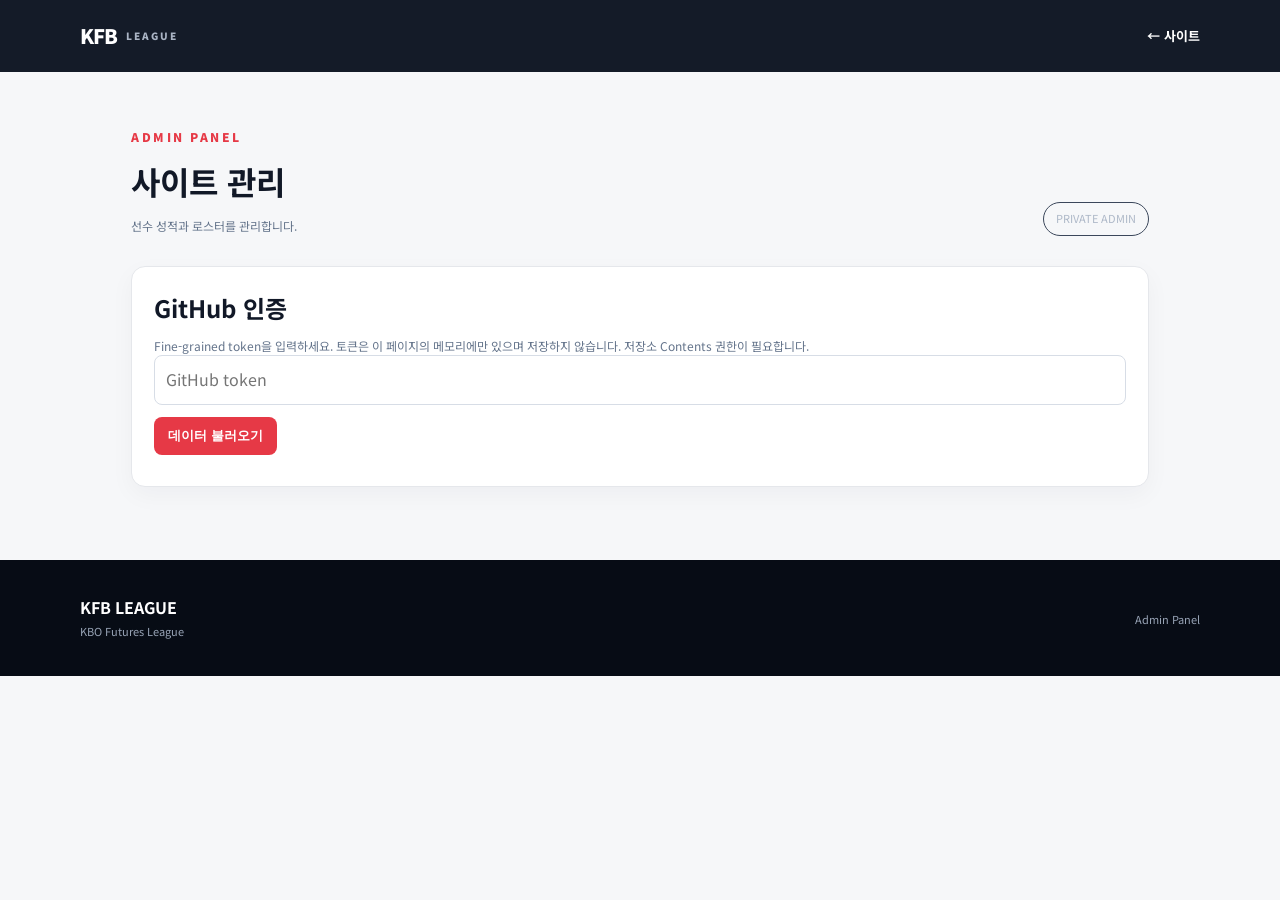
<file: admin.html>
<!doctype html><html lang="ko"><head><meta charset="utf-8"><meta name="viewport" content="width=device-width,initial-scale=1"><title>KFB Admin</title><link rel="stylesheet" href="styles.css?v=14"><style>.admin-wrap{max-width:1120px;margin:auto;padding:55px 4%}.admin-box{background:#fff;border:1px solid #e5e7eb;border-radius:14px;padding:22px;margin:18px 0;box-shadow:0 8px 24px #0f172a0a}.admin-grid{display:grid;grid-template-columns:1fr 220px;gap:10px}.admin-input,.admin-select,.admin-textarea{width:100%;box-sizing:border-box;border:1px solid #d7dde6;border-radius:8px;padding:11px;font:inherit}.admin-textarea{min-height:90px;resize:vertical}.admin-actions{display:flex;gap:9px;flex-wrap:wrap;margin-top:12px}.admin-btn{border:0;border-radius:8px;padding:10px 14px;font-weight:800;cursor:pointer}.admin-primary{background:#e63946;color:#fff}.admin-secondary{background:#e9edf2;color:#334155}.admin-status,.admin-help{font-size:12px;color:#64748b;margin-top:9px}.admin-player-grid,.roster-admin-grid{display:grid;grid-template-columns:repeat(2,minmax(0,1fr));gap:14px}.admin-player,.roster-admin-card{border:1px solid #e5e7eb;border-radius:12px;padding:15px;background:#fff}.admin-player-head,.roster-admin-head{display:flex;justify-content:space-between;align-items:center;margin-bottom:10px}.admin-player-head button,.roster-delete{border:0;background:#fff0f1;color:#d62f3d;border-radius:6px;padding:5px 8px;font-size:10px;font-weight:800}.admin-fields{display:grid;grid-template-columns:repeat(4,1fr);gap:7px;margin-top:9px}.admin-fields label{font-size:9px;color:#64748b;font-weight:800}.admin-fields input{width:100%;box-sizing:border-box;margin-top:3px;padding:7px;border:1px solid #e5e7eb;border-radius:6px;font-size:11px}.roster-admin-card{padding:0;overflow:hidden}.roster-admin-head{padding:15px 16px;margin:0;background:#f7f8fa}.roster-admin-head strong{font-size:15px}.roster-admin-body{padding:12px}.roster-row-edit{display:flex;gap:8px;align-items:center;margin:7px 0}.roster-row-edit input{flex:1;border:1px solid #e5e7eb;border-radius:7px;padding:8px;font-size:12px}.roster-row-edit button{border:0;background:#fff0f1;color:#d62f3d;border-radius:6px;padding:7px 9px;font-size:10px;font-weight:800}.roster-add-row{display:grid;grid-template-columns:100px 1fr auto;gap:7px;margin-top:10px}.roster-add-row select,.roster-add-row input{border:1px solid #d7dde6;border-radius:7px;padding:8px;font:inherit;font-size:11px}.roster-add-row button{border:0;background:#e9edf2;border-radius:7px;padding:8px;font-weight:800}.hidden{display:none!important}@media(max-width:760px){.admin-grid,.admin-player-grid,.roster-admin-grid{grid-template-columns:1fr}.admin-fields{grid-template-columns:repeat(2,1fr)}.roster-add-row{grid-template-columns:1fr 1fr}.roster-add-row button{grid-column:1/-1}}</style></head><body><header class="site-header"><div class="container nav-wrap"><a class="logo" href="index.html">KFB<span>LEAGUE</span></a><a href="index.html" style="color:#fff;font-weight:700;font-size:13px">← 사이트</a></div></header><main class="admin-wrap"><div class="section-heading"><div><p class="eyebrow">ADMIN PANEL</p><h1>사이트 관리</h1><p class="admin-help">선수 성적과 로스터를 관리합니다.</p></div><span class="season-badge">PRIVATE ADMIN</span></div><section id="login" class="admin-box"><h2>GitHub 인증</h2><p class="admin-help">Fine-grained token을 입력하세요. 토큰은 이 페이지의 메모리에만 있으며 저장하지 않습니다. 저장소 Contents 권한이 필요합니다.</p><input id="token" class="admin-input" type="password" autocomplete="off" placeholder="GitHub token"><div class="admin-actions"><button id="load" type="button" class="admin-btn admin-primary">데이터 불러오기</button></div><div id="login-status" class="admin-status"></div></section><section id="workspace" class="hidden"><section class="admin-box"><h2>👥 로스터 관리</h2><p class="admin-help">팀을 선택하고 선수, PM, Pre-sign을 추가하거나 삭제할 수 있습니다. 수정 후 저장하세요.</p><div id="roster-admin" class="roster-admin-grid"></div><div class="admin-actions"><button id="save-rosters" type="button" class="admin-btn admin-primary">로스터 저장 → GitHub</button></div><div id="roster-status" class="admin-status"></div></section><section class="admin-box"><h2>선수 성적</h2><div class="admin-grid"><input id="search" class="admin-input" placeholder="선수 닉네임 검색..."><select id="team" class="admin-select"><option value="">모든 팀</option><option>Yakult Swallows</option><option>KT wiz</option><option>Hyundai Unicorns</option><option>Samsung Lions</option></select></div><div class="admin-actions"><button id="add" type="button" class="admin-btn admin-secondary">+ 선수 추가</button><button id="save" type="button" class="admin-btn admin-primary">전체 저장 → GitHub</button></div><div id="status" class="admin-status"></div></section><div id="players" class="admin-player-grid"></div></section></main><footer class="footer"><div class="container footer-wrap"><div><strong>KFB LEAGUE</strong><p>KBO Futures League</p></div><p>Admin Panel</p></div></footer><script src="admin.js?v=8"></script><script src="roster-admin.js?v=2"></script></body></html>
</file>
<file: styles.css>
@import url('https://fonts.googleapis.com/css2?family=Noto+Sans+KR:wght@400;500;700;900&display=swap');
:root{--red:#e63946;--navy:#0b1220;--ink:#111827;--muted:#64748b;--line:#e5e7eb;--bg:#f6f7f9;--white:#fff}
*{box-sizing:border-box;margin:0;padding:0}html{scroll-behavior:smooth}body{font-family:'Noto Sans KR',sans-serif;color:var(--ink);background:var(--bg);line-height:1.6;overflow-x:hidden}a{text-decoration:none;color:inherit}.container{width:min(1120px,92%);margin:auto}.site-header{position:sticky;top:0;z-index:20;background:rgba(11,18,32,.96);backdrop-filter:blur(10px);color:#fff}.nav-wrap{height:72px;display:flex;align-items:center;justify-content:space-between}.logo{display:flex;align-items:center;gap:9px;font-size:20px;font-weight:900;letter-spacing:-1px}.logo .league-logo{width:48px;height:48px;object-fit:contain;display:block}.logo span{font-size:10px;display:block;color:#aab4c4;letter-spacing:2px}.nav{display:flex;gap:24px;font-size:14px;font-weight:700}.nav a{opacity:.8;transition:.2s}.nav a:hover{opacity:1;color:#ff6670}.menu-toggle{display:none;background:none;border:0;color:#fff;font-size:25px}.hero{position:relative;overflow:hidden;min-height:600px;display:flex;align-items:center;background:linear-gradient(120deg,#080d18,#17243b);color:#fff}.hero:after{content:'';position:absolute;inset:0;background:radial-gradient(circle at 75% 45%,rgba(230,57,70,.25),transparent 35%);pointer-events:none}.hero-content{position:relative;z-index:2;width:min(1120px,92%);margin:auto}.hero-league-logo{position:absolute;z-index:1;right:2%;top:50%;transform:translateY(-50%);width:min(390px,38vw);height:min(390px,38vw);object-fit:contain;display:block;filter:drop-shadow(0 18px 32px rgba(0,0,0,.42))}.eyebrow{font-size:12px;font-weight:900;letter-spacing:2.5px;color:var(--red);margin-bottom:10px}.hero h1{font-size:clamp(42px,7vw,78px);line-height:1.12;letter-spacing:-4px;max-width:600px}.hero h1 span{color:#ff4d5a}.hero-copy{margin-top:22px;color:#b8c2d1;max-width:520px}.hero-actions{display:flex;gap:12px;margin-top:32px}.btn{padding:13px 22px;border-radius:7px;font-weight:700;font-size:14px}.btn-primary{background:var(--red)}.btn-ghost{border:1px solid #526075}.hero-ball{display:none}.section{padding:90px 0}.section-dark{background:var(--navy);color:#fff}.section-heading{display:flex;justify-content:space-between;align-items:end;margin-bottom:30px}.section-heading h2{font-size:34px;letter-spacing:-1.5px}.section-line{height:2px;width:60%;background:var(--line)}.light .eyebrow{color:#ff6670}.season-badge{font-size:11px;border:1px solid #3b475b;padding:7px 12px;border-radius:30px;color:#aeb8c8}.news-grid{display:grid;grid-template-columns:1.25fr 1fr 1fr;gap:16px}.news-card{background:#fff;border:1px solid var(--line);border-radius:12px;padding:28px;min-height:245px;display:flex;flex-direction:column;transition:.2s}.news-card:hover{transform:translateY(-4px);box-shadow:0 15px 35px rgba(15,23,42,.08)}.news-card.featured{background:var(--red);color:#fff;border-color:var(--red)}.tag{font-size:10px;font-weight:900;letter-spacing:1.5px;margin-bottom:auto;opacity:.75}.news-card h3{font-size:21px;line-height:1.35;margin:28px 0 10px}.news-card p{font-size:13px;color:var(--muted)}.featured p{color:#ffe0e2}.date{font-size:11px;margin-top:20px;opacity:.65}.table-wrap{overflow-x:auto;border:1px solid #263248;border-radius:10px}table{width:100%;border-collapse:collapse;font-size:14px}th,td{padding:16px;text-align:center;border-bottom:1px solid #263248}th{font-size:11px;color:#8e9bad}td:nth-child(2),th:nth-child(2){text-align:left}tbody tr:last-child td{border-bottom:0}.rank{font-weight:900;color:#ff6670}.team-name{font-weight:700}.records-section{background:#f6f7f9;border-top:1px solid var(--line)}.record-grid{display:grid;grid-template-columns:repeat(3,minmax(0,1fr));gap:16px}.record-card{background:#fff;border:1px solid var(--line);border-radius:14px;overflow:hidden;box-shadow:0 8px 24px rgba(15,23,42,.05)}.record-card-head{display:flex;align-items:center;justify-content:space-between;padding:20px 20px 16px;border-bottom:1px solid var(--line)}.record-card-head>div{display:flex;align-items:center;gap:10px}.record-card-head h3{font-size:17px;line-height:1.25}.record-card-head>span:last-child{font-size:10px;color:var(--muted);font-weight:900}.record-icon{display:inline-flex;align-items:center;justify-content:center;min-width:39px;height:30px;padding:0 7px;border-radius:7px;background:var(--navy);color:#fff;font-size:9px;font-weight:900}.leader-list{padding:8px 12px 12px}.leader-row{display:grid;grid-template-columns:27px 1fr auto;align-items:center;gap:9px;padding:10px 8px;border-bottom:1px solid #eef0f3}.leader-row:last-child{border-bottom:0}.leader-rank{font-size:12px;font-weight:900;color:var(--red);text-align:center}.leader-player{display:flex;flex-direction:column;min-width:0}.leader-player strong{font-size:12px;white-space:nowrap;overflow:hidden;text-overflow:ellipsis}.leader-player small{font-size:9px;color:var(--muted);white-space:nowrap;overflow:hidden;text-overflow:ellipsis}.leader-value{font-size:14px;color:var(--ink)}.leader-empty{padding:25px 10px;text-align:center;color:var(--muted);font-size:11px}.teams-section{padding-top:20px}.teams-grid{display:grid;grid-template-columns:repeat(4,1fr);gap:14px}.team-card{background:#fff;border:1px solid var(--line);border-radius:10px;padding:25px;text-align:center}.team-logo,.team-logo-img{width:78px;height:78px;border-radius:50%;margin:0 auto 15px;background-repeat:no-repeat;background-color:#fff;box-shadow:0 5px 16px rgba(15,23,42,.12)}.team-logo{background-size:400% 100%}.team-logo-hyundai{background-image:url('assets/team-logos.svg');background-position:0 0}.team-logo-kt{background-image:url('assets/team-logos.svg');background-position:33.333333% 0}.team-logo-samsung{background-image:url('assets/team-logos.svg');background-position:66.666667% 0}.team-logo-img{object-fit:contain;background-size:contain}.team-card h3{font-size:16px}.team-card p{font-size:11px;color:var(--muted)}
.players-section{background:#fff;border-top:1px solid var(--line);border-bottom:1px solid var(--line)}.player-heading{margin-bottom:25px}.player-subtitle{font-size:13px;color:var(--muted);margin-top:7px}.player-search{display:flex;align-items:center;gap:10px;background:#f6f7f9;border:1px solid #dbe1e9;border-radius:12px;padding:8px 10px 8px 16px;box-shadow:0 8px 25px rgba(15,23,42,.04)}.player-search>span{font-size:24px;color:var(--muted);line-height:1}.player-search input{flex:1;border:0;outline:0;background:transparent;font:inherit;font-size:14px;min-width:0}.player-search button{border:0;background:#e9edf2;color:#475569;padding:8px 12px;border-radius:7px;font-size:11px;font-weight:800;cursor:pointer}.player-results{margin-top:18px}.player-empty{border:1px dashed #cbd5e1;border-radius:12px;padding:42px 20px;text-align:center;color:var(--muted);display:flex;flex-direction:column;gap:4px}.player-empty strong{color:var(--ink);font-size:15px}.player-empty span{font-size:12px}.player-card{border:1px solid var(--line);border-radius:14px;overflow:hidden;background:#fff;box-shadow:0 10px 30px rgba(15,23,42,.06);margin-bottom:15px}.player-card-top{display:flex;justify-content:space-between;gap:20px;padding:23px 25px;background:linear-gradient(120deg,var(--navy),#17243b);color:#fff}.player-card-top .eyebrow{margin:2px 0 1px;color:#ff6670}.player-card-top h3{font-size:25px;letter-spacing:-1px}.player-card-top small{color:#9eabbd;font-size:10px}.player-badge{align-self:flex-start;border:1px solid #3b475b;border-radius:20px;padding:5px 9px;color:#aeb8c8;font-size:9px;font-weight:900}.player-stat-highlight{display:grid;grid-template-columns:repeat(4,1fr);border-bottom:1px solid var(--line)}.player-stat-highlight div{padding:19px;text-align:center;border-right:1px solid var(--line)}.player-stat-highlight div:last-child{border:0}.player-stat-highlight strong{display:block;font-size:25px;color:var(--red);line-height:1.1}.player-stat-highlight span{display:block;color:var(--muted);font-size:9px;font-weight:900;letter-spacing:1px;margin-top:4px}.player-stat-grid{display:grid;grid-template-columns:repeat(5,1fr);padding:17px 20px;gap:10px}.player-stat-grid span{display:flex;justify-content:space-between;background:#f7f8fa;border-radius:7px;padding:7px 9px;color:var(--muted);font-size:10px}.player-stat-grid b{color:var(--ink)}
.roster-section{padding-top:35px;background:#eef1f5}.rosters-grid{display:grid;grid-template-columns:repeat(2,minmax(0,1fr));gap:24px}.roster-card{background:#fff;border:1px solid var(--line);border-radius:16px;overflow:hidden;box-shadow:0 8px 24px rgba(15,23,42,.05)}.roster-card-header{display:flex;justify-content:space-between;align-items:center;padding:22px 24px;background:linear-gradient(120deg,var(--navy),#17243b);color:#fff}.roster-card-header h3{font-size:20px;letter-spacing:-.5px}.roster-card-header:after{content:'ROSTER';font-size:9px;letter-spacing:1.5px;color:#aeb8c8;border:1px solid #3b475b;border-radius:20px;padding:5px 9px}.roster-staff{padding:10px 18px 18px}.roster-row{display:grid;grid-template-columns:76px 1fr;gap:10px;align-items:center;padding:10px 12px;margin-top:6px;border-radius:9px;font-size:12px}.roster-row:not(.staff-row){background:#f7f8fa}.roster-row strong{font-size:12px;font-weight:700}.staff-row{background:#fff4f5;border:1px solid #f7d9dc}.staff-row span{font-size:9px;font-weight:900;color:var(--red);letter-spacing:.7px;text-transform:uppercase}.staff-row strong{font-size:12px}.roster-row em{display:none}.roster-table-wrap{overflow-x:auto}.roster-table{font-size:12px}.roster-table th,.roster-table td{padding:9px 12px;border-bottom:1px solid #eef0f3}.roster-table th{background:#fafafa;color:#64748b;text-align:left}.roster-table td:first-child,.roster-table th:first-child{width:45px;text-align:center}.roster-table td:nth-child(3),.roster-table th:nth-child(3){width:85px;text-align:center;color:#64748b}.roster-table tbody tr:last-child td{border-bottom:0}.footer{background:#070c15;color:#98a4b6;padding:35px 0;font-size:11px}.footer-wrap{display:flex;justify-content:space-between;align-items:center}.footer strong{color:#fff;font-size:16px}.footer p{margin-top:3px}
@media(max-width:900px){.nav{gap:14px;font-size:12px}.rosters-grid{grid-template-columns:1fr}.record-grid{grid-template-columns:1fr}.player-stat-grid{grid-template-columns:repeat(3,1fr)}.hero-league-logo{right:-2%;width:300px;height:300px}.hero-content{padding-right:220px}}
@media(max-width:760px){.nav{display:none;position:absolute;top:72px;left:0;right:0;background:var(--navy);padding:18px 4%;flex-direction:column;gap:16px}.nav.open{display:flex}.menu-toggle{display:block}.logo .league-logo{width:42px;height:42px}.hero{min-height:620px;align-items:flex-start;padding-top:62px}.hero-content{padding-right:0;width:92%}.hero-league-logo{display:none}.hero h1{font-size:clamp(40px,11vw,56px);line-height:1.12;letter-spacing:-2.5px;max-width:100%}.hero-copy{font-size:15px;line-height:1.7;margin-top:20px;max-width:100%}.hero-actions{margin-top:28px}.btn{padding:13px 20px}.news-grid,.teams-grid{grid-template-columns:1fr}.section{padding:65px 0}.section-heading{align-items:flex-start;gap:12px}.section-heading h2{font-size:30px}.section-line{display:none}.footer-wrap{flex-direction:column;align-items:flex-start;gap:18px}.roster-card-header{padding:18px}.roster-card-header h3{font-size:18px}.roster-staff{padding:10px 14px}.roster-row{grid-template-columns:68px 1fr}.roster-table{min-width:330px}.player-heading{align-items:flex-start;gap:12px;flex-direction:column}.player-stat-highlight strong{font-size:21px}.player-stat-grid{grid-template-columns:repeat(2,1fr);padding:14px}.player-card-top{padding:19px}.player-card-top h3{font-size:21px}.record-grid{grid-template-columns:1fr}.record-card-head{padding:17px}.leader-row{padding:9px 5px}}
</file>
